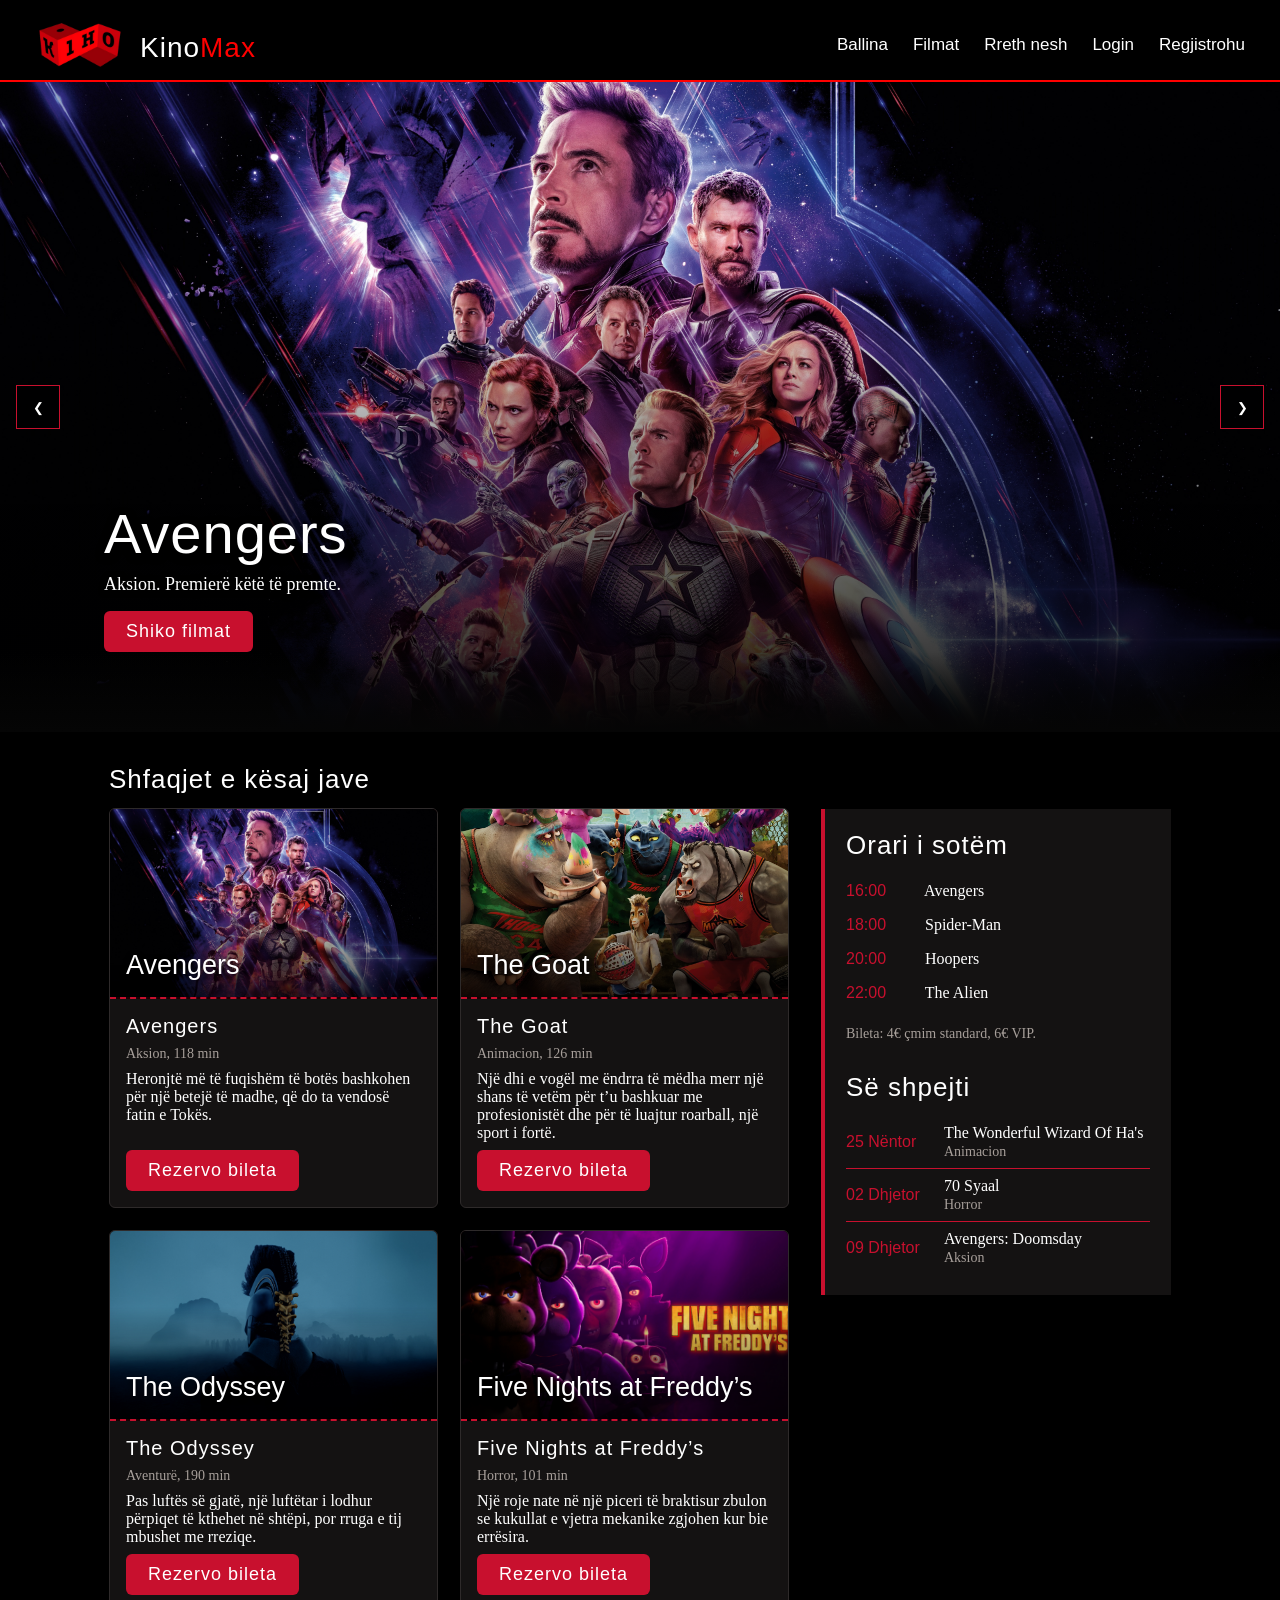
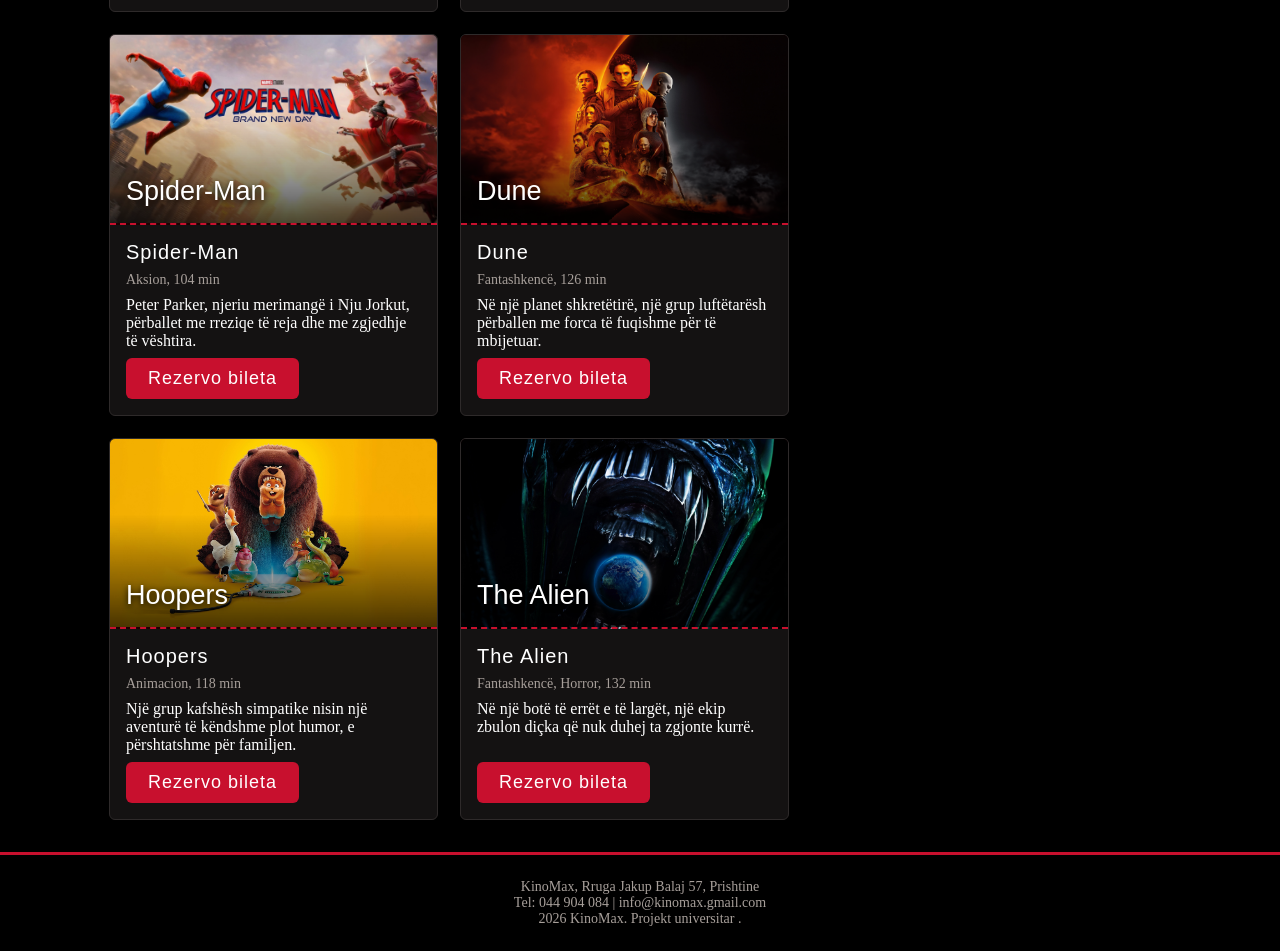
<file: index.html>
<!doctype html>
<html lang="en">
  <head>
    <meta charset="UTF-8" />
    <meta name="viewport" content="width=device-width, initial-scale=1.0" />
    <link rel="stylesheet" href="css/style.css" />
    <title>Kinema</title>
  </head>
  <body>
    <header class="koka">
      <img
        id="figura"
        src="Logo/kino-logo-png_seeklogo-444169-removebg-preview.png"
        alt="Logo"
        width="90"
      />
      <a class="logo" href="index.html">Kino<span>Max</span></a>

      <nav class="navbar">
        <ul id="listaNav">
          <li><a href="index.html">Ballina</a></li>
          <li><a href="filmat.html">Filmat</a></li>
          <li><a href="rrethnesh.html">Rreth nesh</a></li>
          <li><a href="login.html">Login</a></li>
          <li><a href="regjistrohu.html">Regjistrohu</a></li>
        </ul>
      </nav>
    </header>

    <section class="slider">
      <article class="slide active g1">
        <h2>Avengers</h2>
        <p>Aksion. Premierë këtë të premte.</p>
        <a class="btn" href="filmat.html">Shiko filmat</a>
      </article>

      <article class="slide g2">
        <h2>Goat</h2>
        <p>Komedi. Shfaqje çdo ditë në ora 18:00.</p>
        <a class="btn" href="filmat.html">Shiko filmat</a>
      </article>

      <article class="slide g3">
        <h2>Odyssey</h2>
        <p>Dramë. Të dielën me çmim familjar.</p>
        <a class="btn" href="filmat.html">Shiko filmat</a>
      </article>

      <button class="arrow prev" id="prev" aria-label="Filmi para">
        &#10094;
      </button>
      <button class="arrow next" id="next" aria-label="Filmi tjetër">
        &#10095;
      </button>
    </section>

    <div class="shfaqjet layout">
      <section class="content">
        <h2>Shfaqjet e kësaj jave</h2>

        <div class="grid">
          <article class="film">
            <div class="poster p1"><span>Avengers</span></div>
            <div class="film-info">
              <h3>Avengers</h3>
              <p class="meta">Aksion, 118 min</p>
              <p>
                Heronjtë më të fuqishëm të botës bashkohen për një betejë të
                madhe, që do ta vendosë fatin e Tokës.
              </p>
              <a class="btn" href="login.html">Rezervo bileta</a>
            </div>
          </article>

          <article class="film">
            <div class="poster p2"><span>The Goat</span></div>
            <div class="film-info">
              <h3>The Goat</h3>
              <p class="meta">Animacion, 126 min</p>
              <p>
                Një dhi e vogël me ëndrra të mëdha merr një shans të vetëm për
                t’u bashkuar me profesionistët dhe për të luajtur roarball, një
                sport i fortë.
              </p>
              <a class="btn" href="login.html">Rezervo bileta</a>
            </div>
          </article>

          <article class="film">
            <div class="poster p3"><span>The Odyssey</span></div>
            <div class="film-info">
              <h3>The Odyssey</h3>
              <p class="meta">Aventurë, 190 min</p>
              <p>
                Pas luftës së gjatë, një luftëtar i lodhur përpiqet të kthehet
                në shtëpi, por rruga e tij mbushet me rreziqe.
              </p>
              <a class="btn" href="login.html">Rezervo bileta</a>
            </div>
          </article>

          <article class="film">
            <div class="poster p4"><span>Five Nights at Freddy’s</span></div>
            <div class="film-info">
              <h3>Five Nights at Freddy’s</h3>
              <p class="meta">Horror, 101 min</p>
              <p>
                Një roje nate në një piceri të braktisur zbulon se kukullat e
                vjetra mekanike zgjohen kur bie errësira.
              </p>
              <a class="btn" href="login.html">Rezervo bileta</a>
            </div>
          </article>

          <article class="film">
            <div class="poster p5"><span>Spider-Man</span></div>
            <div class="film-info">
              <h3>Spider-Man</h3>
              <p class="meta">Aksion, 104 min</p>
              <p>
                Peter Parker, njeriu merimangë i Nju Jorkut, përballet me
                rreziqe të reja dhe me zgjedhje të vështira.
              </p>
              <a class="btn" href="login.html">Rezervo bileta</a>
            </div>
          </article>

          <article class="film">
            <div class="poster p6"><span>Dune</span></div>
            <div class="film-info">
              <h3>Dune</h3>
              <p class="meta">Fantashkencë, 126 min</p>
              <p>
                Në një planet shkretëtirë, një grup luftëtarësh përballen me
                forca të fuqishme për të mbijetuar.
              </p>
              <a class="btn" href="login.html">Rezervo bileta</a>
            </div>
          </article>

          <article class="film">
            <div class="poster p7"><span>Hoopers</span></div>
            <div class="film-info">
              <h3>Hoopers</h3>
              <p class="meta">Animacion, 118 min</p>
              <p>
                Një grup kafshësh simpatike nisin një aventurë të këndshme plot
                humor, e përshtatshme për familjen.
              </p>
              <a class="btn" href="login.html">Rezervo bileta</a>
            </div>
          </article>

          <article class="film">
            <div class="poster p8"><span>The Alien</span></div>
            <div class="film-info">
              <h3>The Alien</h3>
              <p class="meta">Fantashkencë, Horror, 132 min</p>
              <p>
                Në një botë të errët e të largët, një ekip zbulon diçka që nuk
                duhej ta zgjonte kurrë.
              </p>
              <a class="btn" href="login.html">Rezervo bileta</a>
            </div>
          </article>
        </div>
      </section>

      <aside class="sidebar">
        <h2>Orari i sotëm</h2>
        <ul class="schedule">
          <li><span>16:00</span> Avengers</li>
          <li><span>18:00</span> Spider-Man</li>
          <li><span>20:00</span> Hoopers</li>
          <li><span>22:00</span> The Alien</li>
        </ul>
        <p class="note">Bileta: 4&euro; çmim standard, 6&euro; VIP.</p>
        <h2 class="soon-title">Së shpejti</h2>
        <ul class="soon">
          <li>
            <span class="soon-date">25 Nëntor</span>
            <div>
              <strong>The Wonderful Wizard Of Ha's</strong>
              <small>Animacion</small>
            </div>
          </li>
          <li>
            <span class="soon-date">02 Dhjetor</span>
            <div>
              <strong>70 Syaal</strong>
              <small>Horror</small>
            </div>
          </li>
          <li>
            <span class="soon-date">09 Dhjetor</span>
            <div>
              <strong>Avengers: Doomsday</strong>
              <small>Aksion</small>
            </div>
          </li>
        </ul>
      </aside>
    </div>

    <footer class="footer">
      <p>KinoMax, Rruga Jakup Balaj 57, Prishtine</p>
      <p>Tel: 044 904 084 | info@kinomax.gmail.com</p>
      <p>2026 KinoMax. Projekt universitar .</p>
    </footer>
  </body>
</html>
</file>
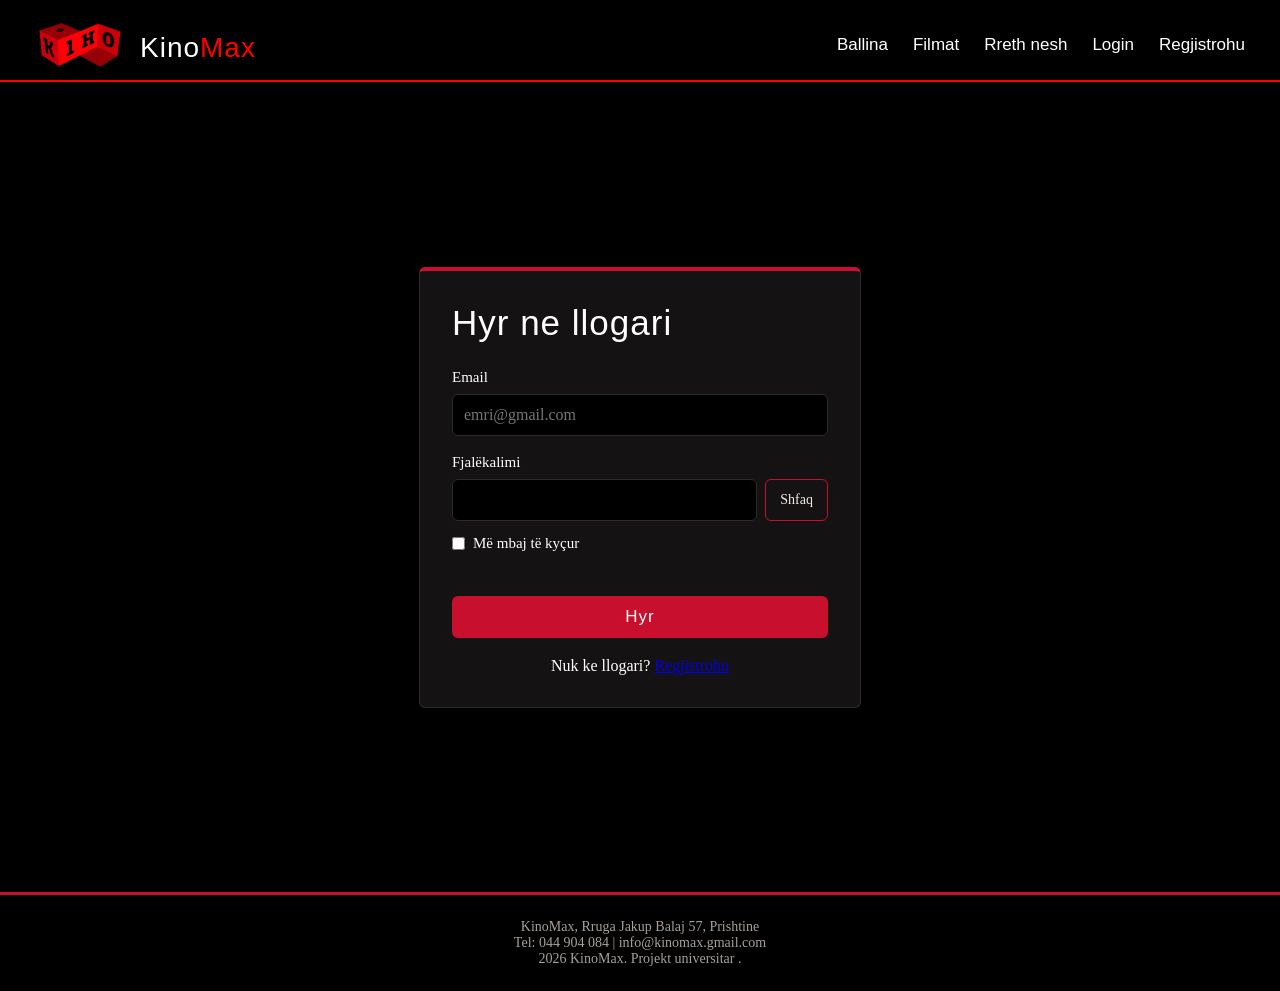
<file: login.html>
<!doctype html>
<html lang="en">
  <head>
    <meta charset="UTF-8" />
    <meta name="viewport" content="width=device-width, initial-scale=1.0" />
    <link rel="stylesheet" href="css/style.css" />
    <title>Kinema</title>
  </head>
  <body>
    <header class="koka">
      <img
        id="figura"
        src="Logo/kino-logo-png_seeklogo-444169-removebg-preview.png"
        alt="Logo"
        width="90"
      />
      <a class="logo" href="index.html">Kino<span>Max</span></a>

      <nav class="navbar">
        <ul id="listaNav">
          <li><a href="index.html">Ballina</a></li>
          <li><a href="filmat.html">Filmat</a></li>
          <li><a href="rrethnesh.html">Rreth nesh</a></li>
          <li><a href="login.html">Login</a></li>
          <li><a href="regjistrohu.html">Regjistrohu</a></li>
        </ul>
      </nav>
    </header>

    <main>
      <div class="container">
        <section class="Hyrja">
          <h1>Hyr ne llogari</h1>
          <form id="login">
            <label for="email">Email</label>
            <input
              type="email"
              id="email"
              name="email"
              placeholder="emri@gmail.com"
              required
            />
            <label for="password">Fjalëkalimi</label>
            <div class="pass-row">
              <input
                type="password"
                id="password"
                name="password"
                required
                minlength="6"
              />
              <button type="button" class="toggle-pass" data-target="password">
                Shfaq
              </button>
            </div>
            <label class="checkbox">
              <input type="checkbox" name="remember" />Më mbaj të kyçur
            </label>
            <p class="error" id="formError" role="alert"></p>
            <button type="submit">Hyr</button>
          </form>
          <p class="llogari">
            Nuk ke llogari? <a href="regjistrohu.html">Regjistrohu</a>
          </p>
        </section>
      </div>
    </main>

    <footer class="footer">
      <p>KinoMax, Rruga Jakup Balaj 57, Prishtine</p>
      <p>Tel: 044 904 084 | info@kinomax.gmail.com</p>
      <p>2026 KinoMax. Projekt universitar .</p>
    </footer>
  </body>
</html>
</file>
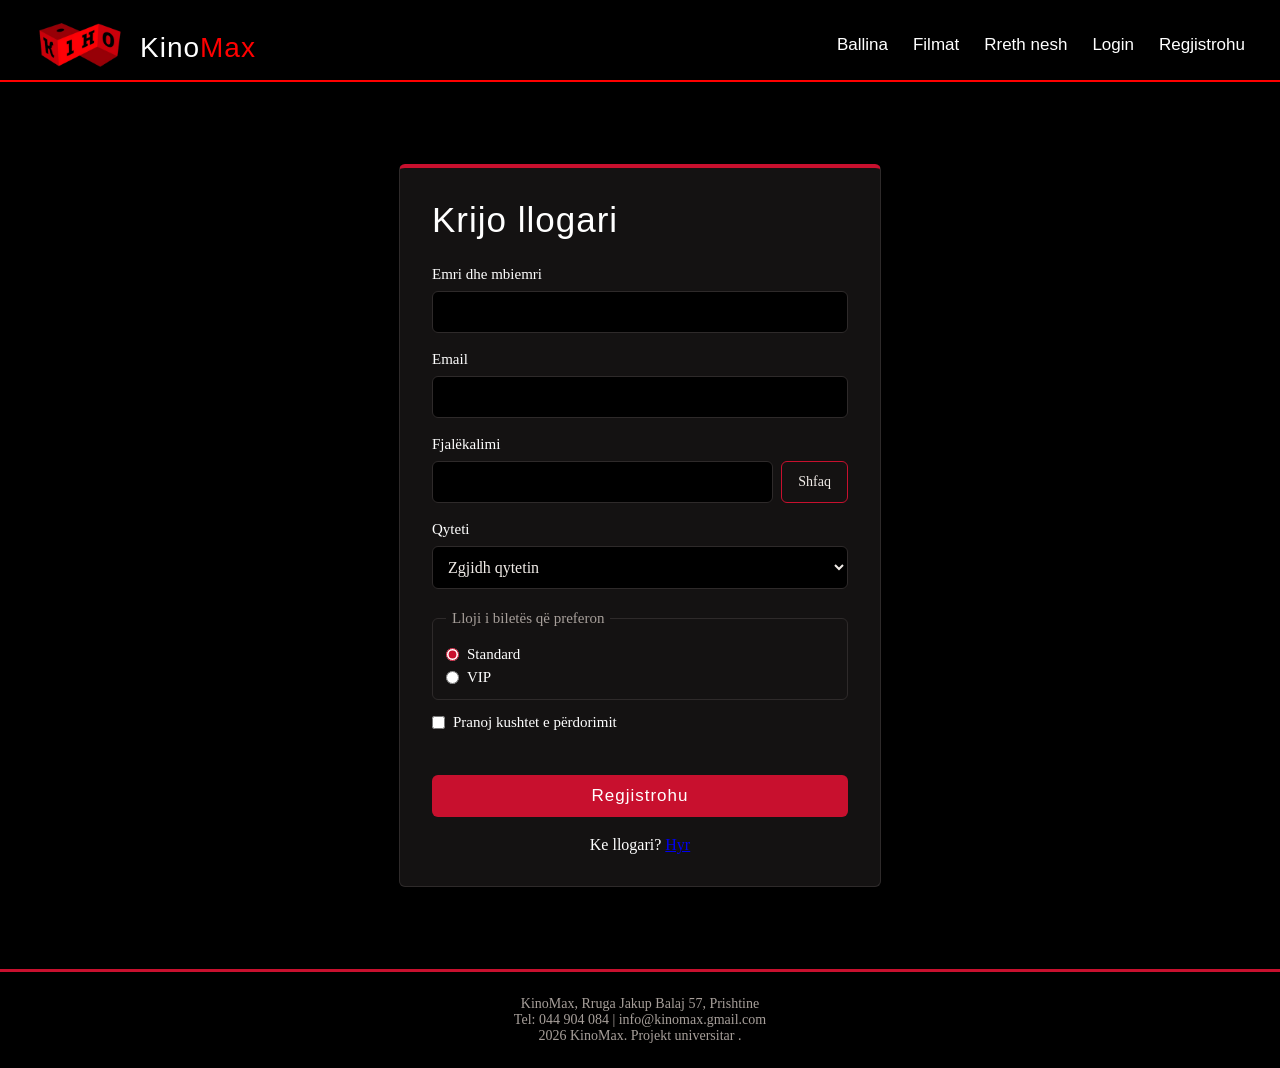
<file: regjistrohu.html>
<!doctype html>
<html lang="en">
  <head>
    <meta charset="UTF-8" />
    <meta name="viewport" content="width=device-width, initial-scale=1.0" />
    <link rel="stylesheet" href="css/style.css" />
    <title>Kinema</title>
  </head>
  <body>
    <header class="koka">
      <img
        id="figura"
        src="Logo/kino-logo-png_seeklogo-444169-removebg-preview.png"
        alt="Logo"
        width="90"
      />
      <a class="logo" href="index.html">Kino<span>Max</span></a>

      <nav class="navbar">
        <ul id="listaNav">
          <li><a href="index.html">Ballina</a></li>
          <li><a href="filmat.html">Filmat</a></li>
          <li><a href="rrethnesh.html">Rreth nesh</a></li>
          <li><a href="login.html">Login</a></li>
          <li><a href="regjistrohu.html">Regjistrohu</a></li>
        </ul>
      </nav>
    </header>

    <main>
      <div class="container narrow">
        <section class="panel">
          <h1>Krijo llogari</h1>
          <form id="registerForm" novalidate>
            <label for="name">Emri dhe mbiemri</label>
            <input type="text" id="name" name="name" required />
            <label for="email">Email</label>
            <input type="email" id="email" name="email" required />
            <label for="password">Fjalëkalimi</label>
            <div class="pass-row">
              <input
                type="password"
                id="password"
                name="password"
                required
                minlength="6"
              />
              <button type="button" class="toggle-pass" data-target="password">
                Shfaq
              </button>
            </div>
            <label for="city">Qyteti</label>
            <select id="city" name="city" required>
              <option value="">Zgjidh qytetin</option>
              <option>Prishtinë</option>
              <option>Prizren</option>
              <option>Pejë</option>
              <option>Gjakovë</option>
              <option>Ferizaj</option>
            </select>
            <fieldset>
              <legend>Lloji i biletës që preferon</legend>
              <label class="check"
                ><input type="radio" name="ticket" value="standard" checked />
                Standard</label
              >
              <label class="check"
                ><input type="radio" name="ticket" value="vip" /> VIP</label
              >
            </fieldset>
            <label class="check"
              ><input type="checkbox" id="terms" name="terms" /> Pranoj kushtet
              e përdorimit</label
            >
            <p class="error" id="formError" role="alert"></p>
            <button type="submit" class="btn">Regjistrohu</button>
          </form>
          <p class="alt">Ke llogari? <a href="login.html">Hyr</a></p>
        </section>
      </div>
    </main>

    <footer class="footer">
      <p>KinoMax, Rruga Jakup Balaj 57, Prishtine</p>
      <p>Tel: 044 904 084 | info@kinomax.gmail.com</p>
      <p>2026 KinoMax. Projekt universitar .</p>
    </footer>
  </body>
</html>
</file>
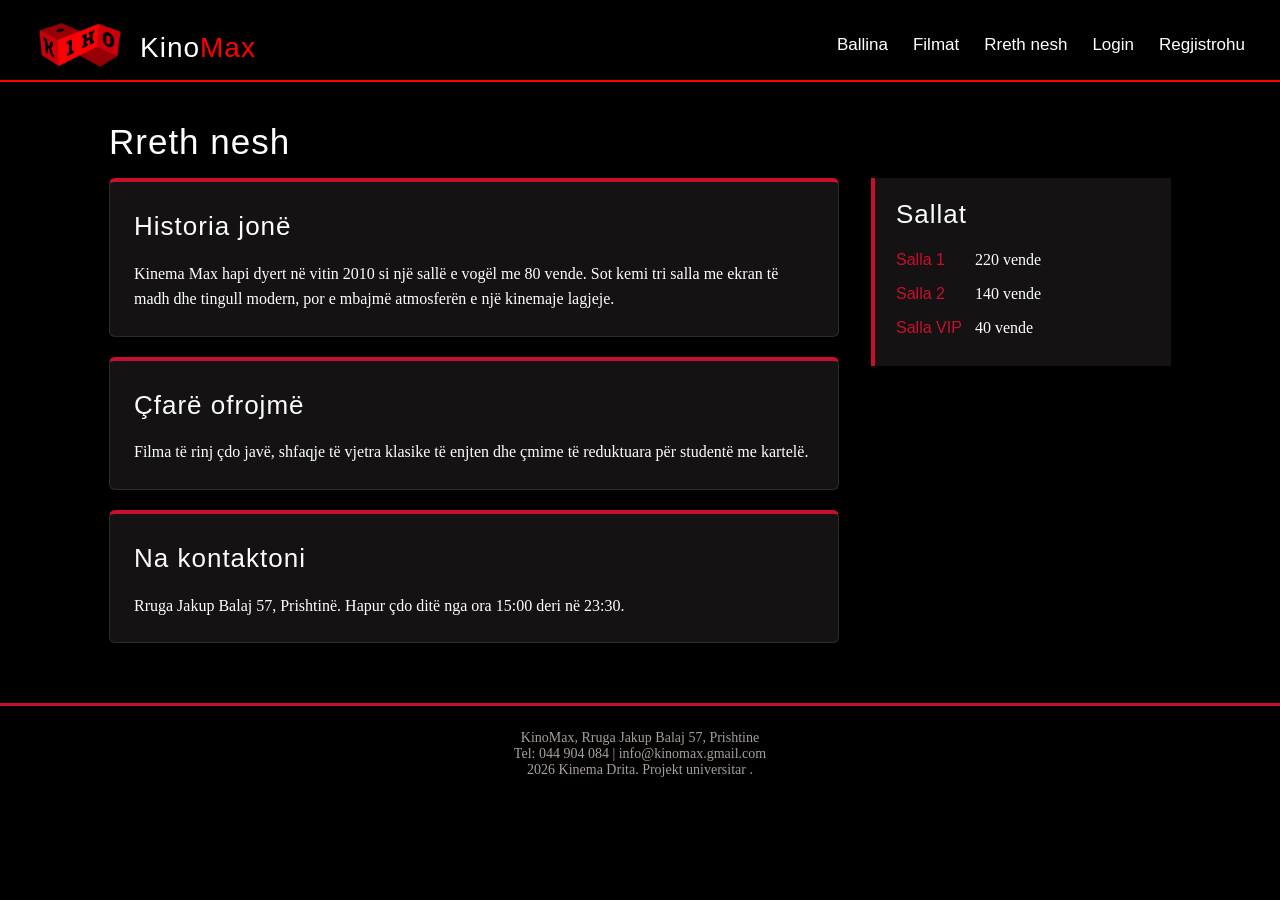
<file: rrethnesh.html>
<!doctype html>
<html lang="en">
  <head>
    <meta charset="UTF-8" />
    <meta name="viewport" content="width=device-width, initial-scale=1.0" />
    <link rel="stylesheet" href="css/style.css" />
    <title>Kinema</title>
  </head>
  <body>
    <header class="koka">
      <img
        id="figura"
        src="Logo/kino-logo-png_seeklogo-444169-removebg-preview.png"
        alt="Logo"
        width="90"
      />
      <a class="logo" href="index.html">Kino<span>Max</span></a>

      <nav class="navbar">
        <ul id="listaNav">
          <li><a href="index.html">Ballina</a></li>
          <li><a href="filmat.html">Filmat</a></li>
          <li><a href="rrethnesh.html">Rreth nesh</a></li>
          <li><a href="login.html">Login</a></li>
          <li><a href="regjistrohu.html">Regjistrohu</a></li>
        </ul>
      </nav>
    </header>

    <main class="faqe-rreth">
      <div class="rreth-wrap">
        <section class="rreth-content">
          <h1>Rreth nesh</h1>
          <article class="rreth-panel">
            <h2>Historia jonë</h2>
            <p>
              Kinema Max hapi dyert në vitin 2010 si një sallë e vogël me 80
              vende. Sot kemi tri salla me ekran të madh dhe tingull modern, por
              e mbajmë atmosferën e një kinemaje lagjeje.
            </p>
          </article>
          <article class="rreth-panel">
            <h2>Çfarë ofrojmë</h2>
            <p>
              Filma të rinj çdo javë, shfaqje të vjetra klasike të enjten dhe
              çmime të reduktuara për studentë me kartelë.
            </p>
          </article>
          <article class="rreth-panel">
            <h2>Na kontaktoni</h2>
            <p>
              Rruga Jakup Balaj 57, Prishtinë. Hapur çdo ditë nga ora 15:00 deri
              në 23:30.
            </p>
          </article>
        </section>
        <aside class="rreth-sidebar" aria-label="Salla">
          <h2>Sallat</h2>
          <ul class="schedule">
            <li><span>Salla 1</span> 220 vende</li>
            <li><span>Salla 2</span> 140 vende</li>
            <li><span>Salla VIP</span> 40 vende</li>
          </ul>
        </aside>
      </div>
    </main>

    <footer class="footer">
      <p>KinoMax, Rruga Jakup Balaj 57, Prishtine</p>
      <p>Tel: 044 904 084 | info@kinomax.gmail.com</p>
      <p>2026 Kinema Drita. Projekt universitar .</p>
    </footer>
  </body>
</html>
</file>
<file: css/style.css>
* {
  margin: 0;
  padding: 0;
  box-sizing: border-box;
}

body {
  background-color: black;
  color: white;
  font-family: Georgia, "Times New Roman", Times, serif;
}

.koka {
  display: flex;
  align-items: center;
  justify-content: space-between;
  padding: 15px 35px;
  background-color: black;
  border-bottom: 2px solid red;
}

.logo {
  font-family: Impact, Arial, sans-serif;
  font-size: 28px;
  color: white;
  text-decoration: none;
  letter-spacing: 1px;
  margin-bottom: -25px;
  margin-top: -10px;
  margin-right: auto;
}

.logo span {
  color: red;
}

#figura {
  margin-top: -15px;
}

.koka img {
  margin-right: 15px;
  margin-bottom: -25px;
}

.navbar ul {
  display: flex;
  align-items: center;
  gap: 25px;
  list-style: none;
  margin-bottom: -25px;
  margin-top: -5px;
}

.navbar a {
  color: white;
  text-decoration: none;
  font-family: Impact, Arial, sans-serif;
  font-size: 17px;
  padding: 5px 0;
}

.navbar a:hover {
  color: #c90c2b;
  border-bottom: 2px solid #c90c2b;
}
/* ===== Forma e hyrjes ===== */
main {
  min-height: calc(100vh - 90px);
  display: flex;
  align-items: center;
  justify-content: center;
}

.container {
  width: 100%;
  max-width: 480px;
  padding: 32px 19px;
  margin: 50px auto;
}

.Hyrja {
  background: #141212;
  border: 1px solid #2e2a2a;
  border-top: 4px solid #c8102e;
  border-radius: 6px;
  padding: 32px;
}

.Hyrja h1 {
  font-family: Impact, "Arial Narrow", Arial, sans-serif;
  font-weight: 400;
  font-size: 35px;
  letter-spacing: 1px;
  margin-bottom: 16px;
}

#login {
  display: flex;
  flex-direction: column;
  gap: 8px;
}

#login label {
  margin-top: 10px;
  font-size: 15px;
}

#login input[type="email"],
#login input[type="password"],
#login input[type="text"] {
  width: 100%;
  padding: 11px;
  background: #000000;
  color: #f1ece8;
  border: 1px solid #2e2a2a;
  border-radius: 6px;
  font: inherit;
}

#login input:focus {
  outline: none;
  border-color: #c8102e;
}

/* Butoni Shfaq/Fshih fjalëkalimin */
#login button[type="button"] {
  align-self: flex-end;
  padding: 12px 14px;
  background: transparent;
  color: #f1ece8;
  border: 1px solid #c8102e;
  border-radius: 6px;
  font: inherit;
  font-size: 14px;
  cursor: pointer;
}

#login button[type="button"]:hover {
  background: #c8102e;
}

/* Checkbox-i "Më mbaj të kyçur" */
#login .checkbox {
  display: flex;
  align-items: left;
  gap: 8px;
  margin-top: 6px;
}

/* Mesazhi i gabimit */
.error {
  min-height: 22px;
  color: #ff6b6b;
}

/* Butoni Hyr */
#login button[type="submit"] {
  margin-top: 6px;
  padding: 11px 22px;
  background: #c8102e;
  color: #ffffff;
  border: none;
  border-radius: 6px;
  font-family: Impact, "Arial Narrow", Arial, sans-serif;
  font-size: 17px;
  letter-spacing: 1px;
  cursor: pointer;
}

#login button[type="submit"]:hover {
  background: #8f0b21;
}

.llogari {
  margin-top: 19px;
  text-align: center;
}

/*Pjesa e filmave apo slides*/
.slider {
  position: relative;
  height: 650px;
  overflow: hidden;
}

.slider::after {
  content: "";
  position: absolute;
  left: 0;
  right: 0;
  bottom: 0;
  height: 80px;
  pointer-events: none;
  background: linear-gradient(to top, #050505, transparent);
}

.slide {
  display: none;
  flex-direction: column;
  justify-content: flex-end;
  align-items: flex-start;
  height: 100%;
  padding: 80px 104px;
}

.slide.active {
  display: flex;
}

.slide h2 {
  font-family: Impact, Arial, sans-serif;
  font-weight: 400;
  font-size: 56px;
  letter-spacing: 1px;
  text-shadow: 0 2px 8px rgba(0, 0, 0, 0.8);
}

.slide p {
  margin: 8px 0 16px;
  font-size: 18px;
  text-shadow: 0 1px 6px rgba(0, 0, 0, 0.8);
}

.btn {
  display: inline-block;
  padding: 10px 22px;
  background: #c8102e;
  color: white;
  border-radius: 6px;
  font-family: Impact, Arial, sans-serif;
  font-size: 18px;
  letter-spacing: 1px;
  text-decoration: none;
}

.btn:hover {
  background: #5e0413;
}

.g1 {
  background:
    linear-gradient(
      to top,
      rgba(0, 0, 0, 0.9) 0%,
      rgba(0, 0, 0, 0.5) 35%,
      rgba(0, 0, 0, 0) 70%
    ),
    url("../Logo/avengers.jpg") center 20% / cover no-repeat #1b0003;
}

.g2 {
  background:
    linear-gradient(
      to top,
      rgba(0, 0, 0, 0.9) 0%,
      rgba(0, 0, 0, 0.5) 35%,
      rgba(0, 0, 0, 0) 70%
    ),
    url("../Logo/24993.jpg") center 30% / cover no-repeat #3a0a12;
}

.g3 {
  background:
    linear-gradient(
      to top,
      rgba(0, 0, 0, 0.9) 0%,
      rgba(0, 0, 0, 0.5) 35%,
      rgba(0, 0, 0, 0) 70%
    ),
    url("../Logo/the-odyssey-3840x2160-25035.jpg") center 30% / cover no-repeat
      #1a0a0a;
}

.arrow {
  position: absolute;
  top: 50%;
  transform: translateY(-50%);
  z-index: 2;
  width: 44px;
  height: 44px;
  background: rgba(0, 0, 0, 0.6);
  color: #ffffff;
  border: 1px solid #c8102e;
  cursor: pointer;
}

.arrow:hover {
  background: red;
}

.prev {
  left: 16px;
}

.next {
  right: 16px;
}

/* ===== Faqja Regjistrohu ===== */
.narrow {
  max-width: 520px;
}

.panel {
  background: #141212;
  border: 1px solid #2e2a2a;
  border-top: 4px solid #c8102e;
  border-radius: 6px;
  padding: 32px;
}

.panel h1 {
  font-family: Impact, Arial, sans-serif;
  font-weight: 400;
  font-size: 35px;
  letter-spacing: 1px;
  margin-bottom: 16px;
}

#registerForm {
  display: flex;
  flex-direction: column;
  gap: 8px;
}

#registerForm label {
  margin-top: 10px;
  font-size: 15px;
}

/* Fushat: text, email, password dhe select */
#registerForm input[type="text"],
#registerForm input[type="email"],
#registerForm input[type="password"],
#registerForm select {
  width: 100%;
  padding: 11px;
  background: #000000;
  color: #f1ece8;
  border: 1px solid #2e2a2a;
  border-radius: 6px;
  font: inherit;
}

#registerForm input:focus,
#registerForm select:focus {
  outline: none;
  border-color: #c8102e;
}

/* Fjalëkalimi me butonin Shfaq */
.pass-row {
  display: flex;
  gap: 8px;
}

.pass-row input {
  flex: 1;
}

.toggle-pass {
  padding: 0 16px;
  background: transparent;
  color: #f1ece8;
  border: 1px solid #c8102e;
  border-radius: 6px;
  font: inherit;
  font-size: 14px;
  cursor: pointer;
}

.toggle-pass:hover {
  background: #c8102e;
}

/* Radio buttons (lloji i biletës) */
#registerForm fieldset {
  margin-top: 13px;
  padding: 13px;
  border: 1px solid #2e2a2a;
  border-radius: 6px;
}

#registerForm legend {
  padding: 0 6px;
  color: #a79f9a;
  font-size: 15px;
}

/* Radio dhe checkbox me etiketën e tyre */
#registerForm .check {
  display: flex;
  align-items: center;
  gap: 8px;
  margin-top: 6px;
}

#registerForm input[type="radio"],
#registerForm input[type="checkbox"] {
  accent-color: #c8102e;
}

/* Mesazhi i gabimit */
#registerForm .error {
  min-height: 22px;
  color: #ff6b6b;
}

/* Butoni Regjistrohu */
#registerForm .btn {
  margin-top: 6px;
  padding: 11px 22px;
  background: #c8102e;
  color: #ffffff;
  border: none;
  border-radius: 6px;
  font-family: Impact, "Arial Narrow", Arial, sans-serif;
  font-size: 17px;
  letter-spacing: 1px;
  cursor: pointer;
}

#registerForm .btn:hover {
  background: #8f0b21;
}

.alt {
  margin-top: 19px;
  text-align: center;
}

.shfaqjet {
  width: 100%;
  max-width: 1100px;
  margin: 0 auto;
  padding: 32px 19px;
}

.layout {
  display: flex;
  gap: 32px;
  align-items: flex-start;
}

.content {
  flex: 1;
}

.content h2,
.sidebar h2 {
  font-family: Impact, Arial, sans-serif;
  font-weight: 400;
  font-size: 26px;
  letter-spacing: 1px;
  margin-bottom: 13px;
}

.grid {
  display: grid;
  grid-template-columns: repeat(auto-fill, minmax(250px, 1fr));
  gap: 22px;
}

.film {
  display: flex;
  flex-direction: column;
  background: #141212;
  border: 1px solid #2e2a2a;
  border-radius: 6px;
  overflow: hidden;
}

.poster {
  height: 190px;
  display: flex;
  align-items: flex-end;
  padding: 16px;
  border-bottom: 2px dashed #c8102e;
}

.poster span {
  font-family: Impact, Arial, sans-serif;
  font-size: 27px;
  line-height: 1.1;
  text-shadow: 0 2px 6px #000000;
}

.film-info {
  display: flex;
  flex-direction: column;
  gap: 8px;
  flex: 1;
  padding: 16px;
}

.film-info h3 {
  font-family: Impact, Arial, sans-serif;
  font-weight: 400;
  font-size: 20px;
  letter-spacing: 1px;
}

.meta {
  color: #a79f9a;
  font-size: 14px;
}

.film .btn {
  margin-top: auto;
  align-self: flex-start;
}

.p1 {
  background:
    linear-gradient(to top, rgba(0, 0, 0, 0.7), rgba(0, 0, 0, 0) 60%),
    url("../Logo/avengers.jpg") center 20% / cover no-repeat #1b0003;
}
.p2 {
  background:
    linear-gradient(to top, rgba(0, 0, 0, 0.7), rgba(0, 0, 0, 0) 60%),
    url("../Logo/24993.jpg") center 20% / cover no-repeat #1b0003;
}
.p3 {
  background:
    linear-gradient(to top, rgba(0, 0, 0, 0.7), rgba(0, 0, 0, 0) 60%),
    url("../Logo/the-odyssey-3840x2160-25035.jpg") center 20% / cover no-repeat
      #1b0003;
}
.p4 {
  background:
    linear-gradient(to top, rgba(0, 0, 0, 0.7), rgba(0, 0, 0, 0) 60%),
    url("../Logo/freddy.jpg") center 20% / cover no-repeat #1b0003;
}
.p5 {
  background:
    linear-gradient(to top, rgba(0, 0, 0, 0.7), rgba(0, 0, 0, 0) 60%),
    url("../Logo/spiderman.jpg") center 20% / cover no-repeat #1b0003;
}
.p6 {
  background:
    linear-gradient(to top, rgba(0, 0, 0, 0.7), rgba(0, 0, 0, 0) 60%),
    url("../Logo/dune.jpg") center 20% / cover no-repeat #1b0003;
}
.p7 {
  background:
    linear-gradient(to top, rgba(0, 0, 0, 0.7), rgba(0, 0, 0, 0) 60%),
    url("../Logo/hoppers.jpg") center 20% / cover no-repeat #1b0003;
}
.p8 {
  background:
    linear-gradient(to top, rgba(0, 0, 0, 0.7), rgba(0, 0, 0, 0) 60%),
    url("../Logo/alien.jpg") center 20% / cover no-repeat #1b0003;
}

/*Sidebar*/
.sidebar {
  flex: 0 0 350px;
  background: #141212;
  border-left: 4px solid #c8102e;
  padding: 21px;
  margin-top: 45px;
}

.schedule {
  list-style: none;
}

.schedule li {
  padding: 8px 0;
}

.schedule span {
  display: inline-block;
  min-width: 75px;
  color: #c8102e;
  font-family: Impact, Arial, sans-serif;
}

.note {
  margin-top: 16px;
  color: #a79f9a;
  font-size: 14px;
}

.soon-title {
  margin-top: 30px;
}

.soon li {
  display: flex;
  align-items: center;
  gap: 8px;
  padding: 8px 0;
  border-bottom: 1px solid #c8102e;
}

.soon li:last-child {
  border-bottom: none;
}

.soon-date {
  flex: 0 0 90px;
  color: #c8102e;
  font-family: Impact, Arial, sans-serif;
}

.soon strong {
  display: block;
  font-weight: 400;
  font-size: 16px;
}

.soon small {
  color: #a79f9a;
  font-size: 14px;
}

/* ===== Footer ===== */
.footer {
  padding: 24px 32px;
  text-align: center;
  color: #a79f9a;
  font-size: 14px;
  border-top: 3px solid #c8102e;
}

@media (max-width: 640px) {
  .panel {
    padding: 22px;
  }

  .panel h1 {
    font-size: 29px;
  }
}

/* ===== Faqja Rreth nesh ===== */
main.faqe-rreth {
  display: block;
  min-height: 0;
}

.rreth-wrap {
  display: flex;
  gap: 32px;
  align-items: flex-start;
  width: 100%;
  max-width: 1100px;
  margin: 0 auto;
  padding: 40px 19px;
}

.rreth-content {
  flex: 1;
}

.rreth-content h1 {
  font-family: Impact, "Arial Narrow", Arial, sans-serif;
  font-weight: 400;
  font-size: 35px;
  letter-spacing: 1px;
  margin-bottom: 16px;
}

.rreth-content h2,
.rreth-sidebar h2 {
  font-family: Impact, Arial, sans-serif;
  font-weight: 400;
  font-size: 26px;
  letter-spacing: 1px;
  margin-bottom: 13px;
}

.rreth-panel {
  background: #141212;
  border: 1px solid #2e2a2a;
  border-top: 4px solid #c8102e;
  border-radius: 6px;
  padding: 24px;
  margin-bottom: 20px;
  line-height: 1.6;
}

.rreth-sidebar {
  flex: 0 0 300px;
  background: #141212;
  border-left: 4px solid #c8102e;
  padding: 21px;
  margin-top: 56px;
}
</file>
